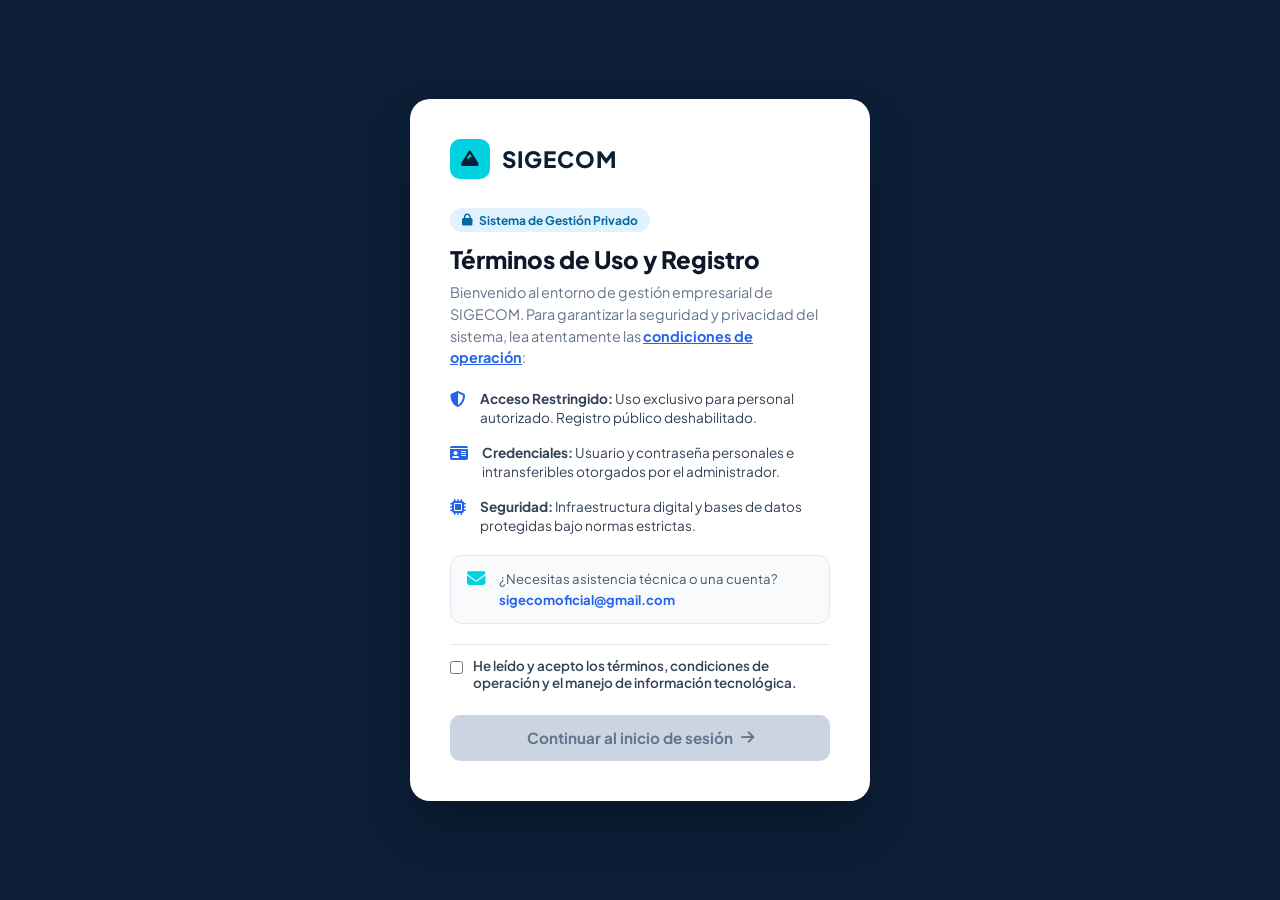
<file: index.html>
<!DOCTYPE html>
<html lang="es">
<head>
  <meta charset="UTF-8">
  <meta name="viewport" content="width=device-width, initial-scale=1.0">
  <title>SIGECOM - Acceso Privado</title>
  <link rel="preconnect" href="https://fonts.googleapis.com">
  <link rel="preconnect" href="https://fonts.gstatic.com" crossorigin>
  <link href="https://fonts.googleapis.com/css2?family=Plus+Jakarta+Sans:wght@400;500;600;700;800&display=swap" rel="stylesheet">
  <link rel="stylesheet" href="https://cdnjs.cloudflare.com/ajax/libs/font-awesome/6.4.0/css/all.min.css">
  <link rel="stylesheet" href="style.css">
</head>
<body>

  <div class="auth-container">
    
    <!-- TARJETA 1: TÉRMINOS Y CONDICIONES -->
    <div id="terms-card" class="auth-card">
      <div class="brand-header">
        <div class="brand-icon">
          <i class="fa-solid fa-mountain"></i>
        </div>
        <span class="brand-title">SIGECOM</span>
      </div>

      <div class="terms-content">
        <span class="badge-private"><i class="fa-solid fa-lock"></i> Sistema de Gestión Privado</span>
        <h2>Términos de Uso y Registro</h2>
        
        <p class="terms-description">
          Bienvenido al entorno de gestión empresarial de SIGECOM. Para garantizar la seguridad y privacidad del sistema, lea atentamente las 
          <a href="#" id="open-terms-modal" class="terms-highlight-link">condiciones de operación</a>:
        </p>

        <ul class="terms-list">
          <li>
            <i class="fa-solid fa-shield-halved"></i>
            <div><strong>Acceso Restringido:</strong> Uso exclusivo para personal autorizado. Registro público deshabilitado.</div>
          </li>
          <li>
            <i class="fa-solid fa-id-card"></i>
            <div><strong>Credenciales:</strong> Usuario y contraseña personales e intransferibles otorgados por el administrador.</div>
          </li>
          <li>
            <i class="fa-solid fa-microchip"></i>
            <div><strong>Seguridad:</strong> Infraestructura digital y bases de datos protegidas bajo normas estrictas.</div>
          </li>
        </ul>

        <div class="contact-notice">
          <i class="fa-solid fa-envelope"></i>
          <div>
            <span>¿Necesitas asistencia técnica o una cuenta?</span>
            <a href="mailto:sigecomoficial@gmail.com" class="contact-email">sigecomoficial@gmail.com</a>
          </div>
        </div>

        <div class="terms-checkbox-wrapper">
          <label class="terms-checkbox-label">
            <input type="checkbox" id="accept-terms-check">
            <span>He leído y acepto los términos, condiciones de operación y el manejo de información tecnológica.</span>
          </label>
        </div>
      </div>

      <div class="terms-actions">
        <button id="btn-accept-terms" class="btn-primary-full" disabled>
          Continuar al inicio de sesión <i class="fa-solid fa-arrow-right"></i>
        </button>
      </div>
    </div>

    <!-- TARJETA 2: LOGIN -->
    <div id="login-card" class="auth-card" style="display: none;">
      <div class="brand-header">
        <div class="brand-icon">
          <i class="fa-solid fa-mountain"></i>
        </div>
        <span class="brand-title">SIGECOM</span>
      </div>

      <div class="login-header">
        <h2>Iniciar Sesión</h2>
        <p>Ingresa tus credenciales autorizadas para acceder al sistema.</p>
      </div>

      <form id="login-form">
        <div class="form-group">
          <label for="login-username" class="input-label">Nombre de usuario</label>
          <div class="input-wrapper">
            <i class="fa-regular fa-user input-icon"></i>
            <input type="text" id="login-username" class="modal-input" placeholder="Ej. augusto" required autocomplete="username">
          </div>
        </div>

        <div class="form-group">
          <label for="login-password" class="input-label">Contraseña</label>
          <div class="input-wrapper">
            <i class="fa-solid fa-lock input-icon"></i>
            <input type="password" id="login-password" class="modal-input" placeholder="••••••••" required autocomplete="current-password">
          </div>
        </div>

        <div class="form-options">
          <label class="remember-me">
            <input type="checkbox" id="remember-check">
            <span>Mantener sesión iniciada</span>
          </label>
        </div>

        <div id="login-error" class="error-banner" style="display: none;">
          <i class="fa-solid fa-circle-exclamation"></i> Usuario o contraseña incorrectos.
        </div>

        <button type="submit" class="btn-primary-full">
          Ingresar al sistema <i class="fa-solid fa-right-to-bracket"></i>
        </button>
      </form>

      <div class="contact-notice login-contact-notice">
        <i class="fa-solid fa-envelope"></i>
        <div>
          <span>¿Asistencia técnica?</span>
          <a href="mailto:sigecomoficial@gmail.com" class="contact-email">sigecomoficial@gmail.com</a>
        </div>
      </div>

      <div class="login-footer">
        <button id="btn-back-terms" class="btn-link">
          <i class="fa-solid fa-chevron-left"></i> Volver a los términos de uso
        </button>
      </div>
    </div>

  </div>

  <!-- MODAL LEGAL -->
  <div id="terms-modal" class="legal-modal-overlay" style="display: none;">
    <div class="legal-modal-content">
      <div class="legal-modal-header">
        <h3><i class="fa-solid fa-file-contract"></i> Condiciones de Operación</h3>
        <button id="close-terms-modal" class="modal-close-btn"><i class="fa-solid fa-xmark"></i></button>
      </div>
      <div class="legal-modal-body">
        <h4>1. Disposiciones Generales</h4>
        <p>SIGECOM es un sistema informático privado de gestión comercial y control de inventarios de uso exclusivo autorizado.</p>
        <h4>2. Privacidad y Confidencialidad</h4>
        <p>Toda información comercial y financiera ingresada es confidencial. Queda prohibida su exportación no autorizada.</p>
        <h4>3. Responsabilidad</h4>
        <p>Las credenciales son personales e intransferibles. El titular responde por todas las acciones bajo su sesión.</p>
        <h4>4. Manejo Tecnológico</h4>
        <p>Está prohibida cualquier alteración o inyección de código que comprometa la estabilidad del entorno local.</p>
      </div>
      <div class="legal-modal-footer">
        <button id="btn-accept-modal" class="btn-primary-full">Entendido, cerrar</button>
      </div>
    </div>
  </div>

  <script src="auth-ui.js"></script>
</body>
</html>
</file>
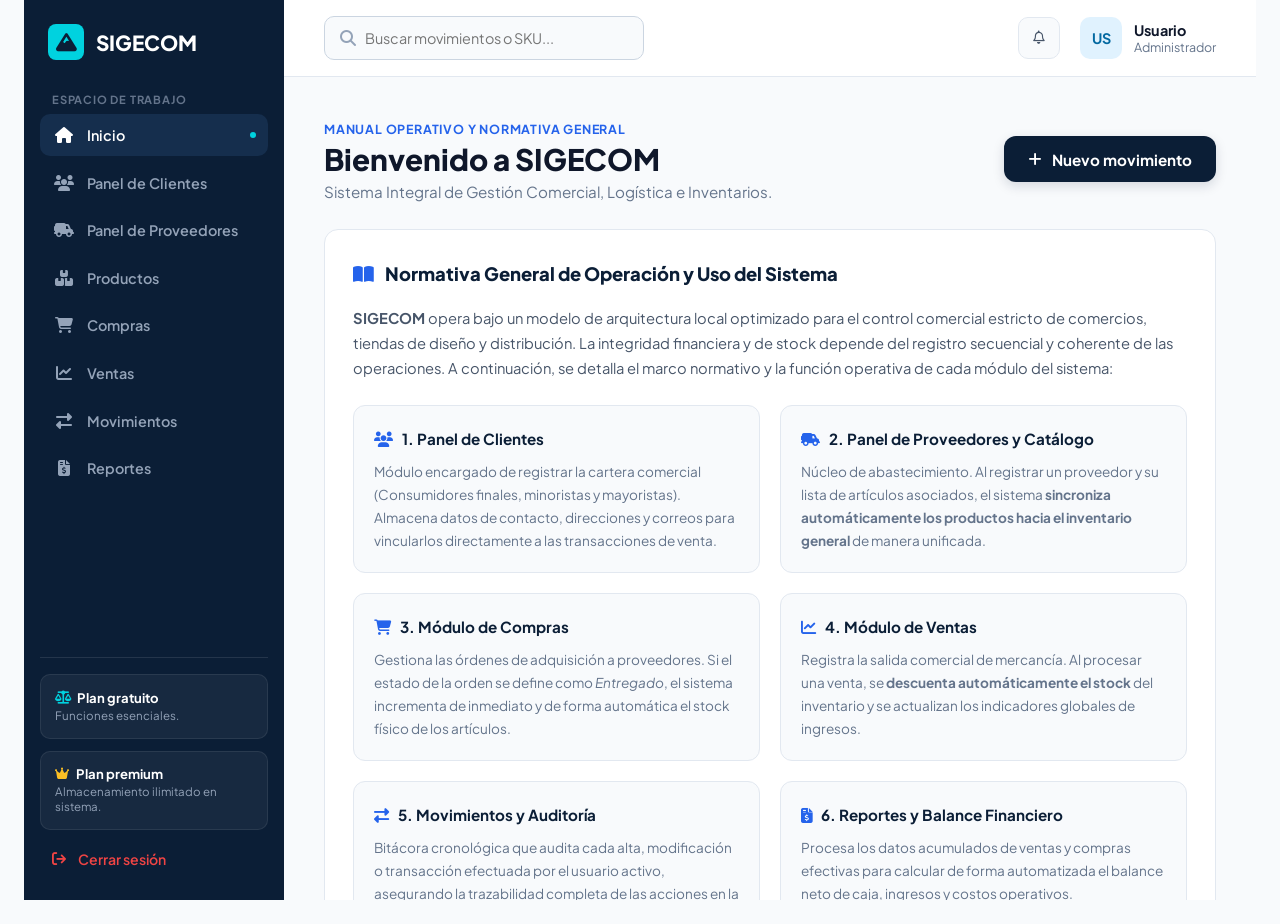
<file: dashboard.html>
<!DOCTYPE html>
<html lang="es">
<head>
  <meta charset="UTF-8">
  <meta name="viewport" content="width=device-width, initial-scale=1.0">
  <title>SIGECOM - Panel de Gestión</title>
  <link rel="preconnect" href="https://fonts.googleapis.com">
  <link rel="preconnect" href="https://fonts.gstatic.com" crossorigin>
  <link href="https://fonts.googleapis.com/css2?family=Plus+Jakarta+Sans:wght@400;500;600;700;800&display=swap" rel="stylesheet">
  <link rel="stylesheet" href="https://cdnjs.cloudflare.com/ajax/libs/font-awesome/6.4.0/css/all.min.css">
  <link rel="stylesheet" href="style.css">
  <link rel="stylesheet" href="dashboard.css">
</head>
<body>
  <div class="dashboard-container">
    <aside class="sidebar">
      <div class="sidebar-top">
        <div class="brand"><i class="fa-solid fa-mountain"></i><span>SIGECOM</span></div>
        <div class="workspace-label">Espacio de trabajo</div>
        <ul class="sidebar-nav">
          <li><a href="#" class="nav-item active" data-target="inicio"><i class="fa-solid fa-house"></i> Inicio</a></li>
          <li><a href="#" class="nav-item" data-target="clientes"><i class="fa-solid fa-users"></i> Panel de Clientes</a></li>
          <li><a href="#" class="nav-item" data-target="proveedores"><i class="fa-solid fa-truck-field"></i> Panel de Proveedores</a></li>
          <li><a href="#" class="nav-item" data-target="productos"><i class="fa-solid fa-boxes-stacked"></i> Productos</a></li>
          <li><a href="#" class="nav-item" data-target="compras"><i class="fa-solid fa-cart-shopping"></i> Compras</a></li>
          <li><a href="#" class="nav-item" data-target="ventas"><i class="fa-solid fa-chart-line"></i> Ventas</a></li>
          <li><a href="#" class="nav-item" data-target="movimientos"><i class="fa-solid fa-right-left"></i> Movimientos</a></li>
          <li><a href="#" class="nav-item" data-target="reportes"><i class="fa-solid fa-file-invoice-dollar"></i> Reportes</a></li>
        </ul>
      </div>
      <div class="sidebar-bottom">
        <div class="plan-card">
          <div class="plan-title"><i class="fa-solid fa-scale-balanced" style="color: #00d2df;"></i> Plan gratuito</div>
          <div class="plan-desc">Funciones esenciales.</div>
        </div>
        <div class="plan-card premium">
          <div class="plan-title"><i class="fa-solid fa-crown" style="color: #fbbf24;"></i> Plan premium</div>
          <div class="plan-desc">Almacenamiento ilimitado en sistema.</div>
        </div>
        <button id="btn-logout" class="btn-logout"><i class="fa-solid fa-arrow-right-from-bracket"></i> Cerrar sesión</button>
      </div>
    </aside>

    <main class="main-wrapper">
      <header class="topbar">
        <div class="search-box">
          <i class="fa-solid fa-magnifying-glass"></i>
          <input type="search" placeholder="Buscar movimientos o SKU..." id="global-search-input">
        </div>
        <div class="topbar-right">
          <div style="position: relative;">
            <button class="notification-btn" id="btn-alerts"><i class="fa-regular fa-bell"></i><span id="alerts-badge" style="display:none; position:absolute; top:-2px; right:-2px; background:#ef4444; color:#fff; font-size:0.65rem; border-radius:50%; width:14px; height:14px; text-align:center; line-height:14px;">0</span></button>
            <div id="alerts-dropdown" class="alerts-dropdown-box" style="width: 320px;">
              <h4 style="font-size: 0.95rem; font-weight: 700; color: #0b1e36; margin-bottom: 0.5rem;">Alertas del Sistema</h4>
              <div id="alerts-list-content"><p style="font-size: 0.85rem; color: #64748b;">No hay alertas pendientes.</p></div>
            </div>
          </div>
          <div class="user-profile">
            <div class="user-avatar" id="user-initials">US</div>
            <div class="user-info"><div class="user-name-text" id="sidebar-user-name">Usuario</div><div class="user-role-text">Administrador</div></div>
          </div>
        </div>
      </header>

      <div class="content-area">
        <!-- INICIO / MANUAL OPERATIVO -->
        <section id="inicio" class="dashboard-section active">
          <div class="section-header">
            <div class="section-title-group">
              <span>Manual Operativo y Normativa General</span>
              <h1>Bienvenido a SIGECOM</h1>
              <p>Sistema Integral de Gestión Comercial, Logística e Inventarios.</p>
            </div>
            <button class="btn-primary-action btn-global-modal">
              <i class="fa-solid fa-plus"></i> Nuevo movimiento
            </button>
          </div>

          <div class="generic-card" style="margin-bottom: 2rem; line-height: 1.7;">
            <h3 style="font-size: 1.15rem; font-weight: 800; color: #0b1e36; margin-bottom: 1rem;">
              <i class="fa-solid fa-book-open" style="color: #2563eb; margin-right: 8px;"></i> Normativa General de Operación y Uso del Sistema
            </h3>
            <p style="color: #475569; font-size: 0.92rem; margin-bottom: 1rem;">
              <strong>SIGECOM</strong> opera bajo un modelo de arquitectura local optimizado para el control comercial estricto de comercios, tiendas de diseño y distribución. La integridad financiera y de stock depende del registro secuencial y coherente de las operaciones. A continuación, se detalla el marco normativo y la función operativa de cada módulo del sistema:
            </p>
            
            <div style="display: grid; grid-template-columns: repeat(auto-fit, minmax(280px, 1fr)); gap: 1.25rem; margin-top: 1.5rem;">
              <div style="background: #f8fafc; padding: 1.25rem; border-radius: 12px; border: 1px solid #e2e8f0;">
                <h4 style="font-size: 0.95rem; font-weight: 700; color: #0b1e36; margin-bottom: 0.5rem;"><i class="fa-solid fa-users" style="color: #2563eb; margin-right: 6px;"></i> 1. Panel de Clientes</h4>
                <p style="font-size: 0.85rem; color: #64748b;">Módulo encargado de registrar la cartera comercial (Consumidores finales, minoristas y mayoristas). Almacena datos de contacto, direcciones y correos para vincularlos directamente a las transacciones de venta.</p>
              </div>

              <div style="background: #f8fafc; padding: 1.25rem; border-radius: 12px; border: 1px solid #e2e8f0;">
                <h4 style="font-size: 0.95rem; font-weight: 700; color: #0b1e36; margin-bottom: 0.5rem;"><i class="fa-solid fa-truck-field" style="color: #2563eb; margin-right: 6px;"></i> 2. Panel de Proveedores y Catálogo</h4>
                <p style="font-size: 0.85rem; color: #64748b;">Núcleo de abastecimiento. Al registrar un proveedor y su lista de artículos asociados, el sistema <strong>sincroniza automáticamente los productos hacia el inventario general</strong> de manera unificada.</p>
              </div>

              <div style="background: #f8fafc; padding: 1.25rem; border-radius: 12px; border: 1px solid #e2e8f0;">
                <h4 style="font-size: 0.95rem; font-weight: 700; color: #0b1e36; margin-bottom: 0.5rem;"><i class="fa-solid fa-cart-shopping" style="color: #2563eb; margin-right: 6px;"></i> 3. Módulo de Compras</h4>
                <p style="font-size: 0.85rem; color: #64748b;">Gestiona las órdenes de adquisición a proveedores. Si el estado de la orden se define como <em>Entregado</em>, el sistema incrementa de inmediato y de forma automática el stock físico de los artículos.</p>
              </div>

              <div style="background: #f8fafc; padding: 1.25rem; border-radius: 12px; border: 1px solid #e2e8f0;">
                <h4 style="font-size: 0.95rem; font-weight: 700; color: #0b1e36; margin-bottom: 0.5rem;"><i class="fa-solid fa-chart-line" style="color: #2563eb; margin-right: 6px;"></i> 4. Módulo de Ventas</h4>
                <p style="font-size: 0.85rem; color: #64748b;">Registra la salida comercial de mercancía. Al procesar una venta, se <strong>descuenta automáticamente el stock</strong> del inventario y se actualizan los indicadores globales de ingresos.</p>
              </div>

              <div style="background: #f8fafc; padding: 1.25rem; border-radius: 12px; border: 1px solid #e2e8f0;">
                <h4 style="font-size: 0.95rem; font-weight: 700; color: #0b1e36; margin-bottom: 0.5rem;"><i class="fa-solid fa-right-left" style="color: #2563eb; margin-right: 6px;"></i> 5. Movimientos y Auditoría</h4>
                <p style="font-size: 0.85rem; color: #64748b;">Bitácora cronológica que audita cada alta, modificación o transacción efectuada por el usuario activo, asegurando la trazabilidad completa de las acciones en la plataforma.</p>
              </div>

              <div style="background: #f8fafc; padding: 1.25rem; border-radius: 12px; border: 1px solid #e2e8f0;">
                <h4 style="font-size: 0.95rem; font-weight: 700; color: #0b1e36; margin-bottom: 0.5rem;"><i class="fa-solid fa-file-invoice-dollar" style="color: #2563eb; margin-right: 6px;"></i> 6. Reportes y Balance Financiero</h4>
                <p style="font-size: 0.85rem; color: #64748b;">Procesa los datos acumulados de ventas y compras efectivas para calcular de forma automatizada el balance neto de caja, ingresos y costos operativos.</p>
              </div>
            </div>

            <div style="margin-top: 1.5rem; padding: 1rem; background: #eff6ff; border-left: 4px solid #2563eb; border-radius: 8px;">
              <p style="font-size: 0.85rem; color: #1e40af; font-weight: 600;">
                <i class="fa-solid fa-circle-info" style="margin-right: 5px;"></i> Nota de Persistencia: Todos los registros se resguardan de forma segura en el almacenamiento local de tu navegador. Mantén tus credenciales protegidas.
              </p>
            </div>
          </div>
        </section>

        <section id="clientes" class="dashboard-section">
          <div class="section-header"><div class="section-title-group"><span>Directorio</span><h1>Panel de Clientes</h1></div><button class="btn-primary-action btn-global-modal"><i class="fa-solid fa-plus"></i> Nuevo movimiento</button></div>
          <div class="generic-card"><table id="table-clientes"><thead><tr><th>ID</th><th>Nombre / Empresa</th><th>Tipo de Cliente</th><th>Teléfono</th><th>Correo Electrónico</th><th>Dirección</th><th>Acciones</th></tr></thead><tbody></tbody></table></div>
        </section>

        <section id="proveedores" class="dashboard-section">
          <div class="section-header"><div class="section-title-group"><span>Cadena de suministro</span><h1>Panel de Proveedores</h1></div><button class="btn-primary-action btn-global-modal"><i class="fa-solid fa-plus"></i> Nuevo movimiento</button></div>
          <div class="generic-card"><table id="table-proveedores"><thead><tr><th>ID</th><th>Proveedor</th><th>Rubro</th><th>Teléfono</th><th>Dirección</th><th>Correo Electrónico</th><th>Productos Ofrecidos</th><th>Acciones</th></tr></thead><tbody></tbody></table></div>
        </section>

        <section id="productos" class="dashboard-section">
          <div class="section-header">
            <div class="section-title-group">
              <span>Inventario</span>
              <h1>Productos</h1>
            </div>
            <button class="btn-primary-action btn-global-modal">
              <i class="fa-solid fa-plus"></i> Nuevo movimiento
            </button>
          </div>
          <div class="generic-card">
            <table id="table-productos">
              <thead>
                <tr>
                  <th>SKU</th>
                  <th>Producto</th>
                  <th>Categoría</th>
                  <th>Stock Actual</th>
                  <th>P. Compra</th>
                  <th>P. Venta</th>
                  <th>Proveedor</th>
                  <th>Acciones</th>
                </tr>
              </thead>
              <tbody></tbody>
            </table>
          </div>
        </section>

        <!-- SECCIÓN DE COMPRAS DE LA VISTA PRINCIPAL (RESTABLECIDA) -->
        <section id="compras" class="dashboard-section">
          <div class="section-header">
            <div class="section-title-group">
              <span>Abastecimiento</span>
              <h1>Compras</h1>
            </div>
            <button class="btn-primary-action btn-global-modal">
              <i class="fa-solid fa-plus"></i> Nuevo movimiento
            </button>
          </div>
          <div class="generic-card">
            <table id="table-compras">
              <thead>
                <tr>
                  <th>Nº Orden</th>
                  <th>Proveedor</th>
                  <th>Monto Total</th>
                  <th>Estado Entrega</th>
                  <th>Modalidad Logística</th>
                  <th>Detalle / Acciones</th>
                </tr>
              </thead>
              <tbody></tbody>
            </table>
          </div>
        </section>

        <section id="ventas" class="dashboard-section">
          <div class="section-header"><div class="section-title-group"><span>Comercial</span><h1>Ventas</h1></div><button class="btn-primary-action btn-global-modal"><i class="fa-solid fa-plus"></i> Nuevo movimiento</button></div>
          <div class="generic-card"><table id="table-ventas"><thead><tr><th>ID Venta</th><th>Cliente</th><th>Tipo Cliente</th><th>Monto Total</th><th>Estado Pago</th><th>Saldo Adeudado</th><th>Fecha</th><th>Detalle / Acciones</th></tr></thead><tbody></tbody></table></div>
        </section>

        <section id="movimientos" class="dashboard-section">
          <div class="section-header"><div class="section-title-group"><span>Logística y Stock</span><h1>Movimientos</h1></div></div>
          <div class="generic-card"><table id="table-movimientos"><thead><tr><th>Fecha y Hora</th><th>Usuario</th><th>Tipo</th><th>Detalle / Operación</th></tr></thead><tbody></tbody></table></div>
        </section>

        <section id="reportes" class="dashboard-section">
          <div class="section-header"><div class="section-title-group"><span>Análisis Financiero</span><h1>Reportes y Balance</h1></div></div>
          <div style="display: grid; grid-template-columns: repeat(auto-fit, minmax(220px, 1fr)); gap: 1rem; margin-bottom: 1.5rem;">
            <div class="generic-card" style="border-left: 4px solid #10b981;"><span style="font-size: 0.8rem; font-weight: 700; color: #64748b;">INGRESOS</span><h2 id="rep-ingresos" style="font-size: 1.6rem; font-weight: 800; color: #0b1e36;">$0</h2></div>
            <div class="generic-card" style="border-left: 4px solid #ef4444;"><span style="font-size: 0.8rem; font-weight: 700; color: #64748b;">COMPRAS</span><h2 id="rep-compras" style="font-size: 1.6rem; font-weight: 800; color: #0b1e36;">$0</h2></div>
            <div class="generic-card" style="border-left: 4px solid #3b82f6;"><span style="font-size: 0.8rem; font-weight: 700; color: #64748b;">BALANCE NETO</span><h2 id="rep-balance" style="font-size: 1.6rem; font-weight: 800; color: #0b1e36;">$0</h2></div>
          </div>
        </section>
      </div>
    </main>
  </div>

  <!-- MODAL GENERAL -->
  <div id="dynamic-modal" class="modal-overlay">
    <div class="modal-content" style="max-width: 750px;">
      <div class="modal-header">
        <div><span style="font-size: 0.75rem; color: #2563eb; font-weight: 700; text-transform: uppercase;">Registro</span><h3 id="modal-title">Nuevo movimiento</h3></div>
        <button class="modal-close" id="modal-close-btn"><i class="fa-solid fa-xmark"></i></button>
      </div>
      <div class="modal-body">
        <form id="dynamic-form">
          <div class="modal-tabs" id="modal-tabs-container">
            <button type="button" class="modal-tab-btn active" data-tab="Cliente">Cliente</button>
            <button type="button" class="modal-tab-btn" data-tab="Proveedor">Proveedor</button>
            <button type="button" class="modal-tab-btn" data-tab="Producto">Producto</button>
            <button type="button" class="modal-tab-btn" data-tab="Compra">Compra</button>
            <button type="button" class="modal-tab-btn" data-tab="Venta">Venta</button>
          </div>

          <!-- CONTENEDOR DE CAMPOS DEL MODAL -->
          <div id="modal-fields-container" style="margin-top: 1.25rem;">
            
            <!-- PESTAÑA COMPRA DENTRO DEL MODAL -->
            <div class="modal-tab-content" id="tab-compra" style="display: none;">
              <div class="form-section-card">
                <h3>Cabecera de Orden de Compra</h3>
                <div class="form-group">
                  <label>Nº de Orden *</label>
                  <input type="text" id="val-compra-nro" value="OC-1922" class="form-control" />
                </div>
                <div class="form-group">
                  <label>Proveedor *</label>
                  <select id="val-compra-proveedor" class="form-control">
                    <option value="">Seleccione un proveedor</option>
                  </select>
                </div>
                <div class="form-group">
                  <label>Estado de Entrega *</label>
                  <select id="val-compra-estado" class="form-control">
                    <option value="Pendiente de entrega">Pendiente de entrega</option>
                    <option value="Entregado">Entregado</option>
                  </select>
                </div>
                <div class="form-group">
                  <label>Modalidad de Logística *</label>
                  <select id="val-compra-logistica" class="form-control">
                    <option value="Envio con transporte pagado">Envío con transporte pagado</option>
                    <option value="Retiro en local">Retiro en local</option>
                  </select>
                </div>
              </div>

              <div class="form-section-card">
                <h3>Productos a Comprar</h3>
                <div class="form-group">
                  <input type="text" id="val-compra-productos" class="form-control" placeholder="Seleccione un proveedor para cargar su catálogo." disabled />
                </div>
                <div class="text-right font-weight-bold" style="text-align: right;">
                  <span>Gasto Total Estimado: <strong id="lbl-compra-total">$0</strong></span>
                </div>
              </div>

              <div class="form-section-card">
                <h3>📦 Detalle de Envío / Logística</h3>
                <div class="form-group">
                  <label>Tipo de Transporte</label>
                  <select id="val-envio-tipo" class="form-control">
                    <option value="Servicio de empresa">Servicio de empresa</option>
                    <option value="Externo">Externo</option>
                  </select>
                </div>
                <div class="form-group">
                  <label>Transporte Asignado (Obligatorio) *</label>
                  <input type="text" id="val-envio-transporte" class="form-control" placeholder="Ej. Logística Expreso" />
                </div>
                <div class="form-group">
                  <label>Patente del Vehículo (Opcional)</label>
                  <input type="text" id="val-envio-patente" class="form-control" placeholder="Ej. AA123CD" />
                </div>
                <div class="form-group">
                  <label>Nombre del Chofer (Opcional)</label>
                  <input type="text" id="val-envio-chofer" class="form-control" placeholder="Nombre completo" />
                </div>
                <div class="form-group">
                  <label>Facturación del Viaje *</label>
                  <select id="val-envio-facturacion" class="form-control">
                    <option value="Abonado por el comprador">Abonado por el comprador</option>
                    <option value="Abonado por el vendedor">Abonado por el vendedor</option>
                  </select>
                </div>
                <div class="form-group">
                  <label>Coste del Viaje ($)</label>
                  <input type="number" id="val-envio-coste" class="form-control" value="0" />
                </div>
                <div class="form-group">
                  <label>Comprobante (Archivo o Imagen)</label>
                  <div class="file-input-wrapper">
                    <input type="file" id="val-envio-comprobante" class="form-control-file" />
                  </div>
                </div>
              </div>
            </div>

            <!-- PESTAÑA VENTA DENTRO DEL MODAL -->
            <div class="modal-tab-content" id="tab-venta" style="display: none;">
              <div class="form-section-card">
                <h3>Cabecera de Venta</h3>
                <div class="form-group">
                  <label>ID Venta *</label>
                  <input type="text" id="val-venta-id" value="V-3192" class="form-control" />
                </div>
                <div class="form-group">
                  <label>Cliente *</label>
                  <select id="val-venta-cliente" class="form-control">
                    <option value="">Seleccione un cliente</option>
                  </select>
                </div>
                <div class="form-group">
                  <label>Estado de Pago *</label>
                  <select id="val-venta-pago" class="form-control">
                    <option value="Pagado en su totalidad">Pagado en su totalidad</option>
                    <option value="Pendiente">Pendiente</option>
                  </select>
                </div>
                <div class="form-group">
                  <label>Modalidad de Logística *</label>
                  <select id="val-venta-logistica" class="form-control">
                    <option value="Envio con transporte pagado">Envío con transporte pagado</option>
                    <option value="Retira en tienda">Retira en tienda</option>
                  </select>
                </div>
              </div>

              <div class="form-section-card">
                <h3>Catálogo de Productos para Venta</h3>
                <div class="form-group">
                  <input type="text" id="val-venta-productos" class="form-control text-danger" value="No hay productos cargados en inventario." disabled />
                </div>
                <div class="text-right font-weight-bold" style="text-align: right;">
                  <span>Monto Total Cobro: <strong id="lbl-venta-total">$0</strong></span>
                </div>
              </div>

              <div class="form-section-card">
                <h3>📦 Detalle de Envío / Logística</h3>
                <div class="form-group">
                  <label>Tipo de Transporte</label>
                  <select id="val-venta-envio-tipo" class="form-control">
                    <option value="Servicio de empresa">Servicio de empresa</option>
                    <option value="Externo">Externo</option>
                  </select>
                </div>
                <div class="form-group">
                  <label>Transporte Asignado (Obligatorio) *</label>
                  <input type="text" id="val-venta-envio-transporte" class="form-control" placeholder="Ej. Flete Express" />
                </div>
                <div class="form-group">
                  <label>Patente del Vehículo (Opcional)</label>
                  <input type="text" id="val-venta-envio-patente" class="form-control" placeholder="Ej. AA123CD" />
                </div>
                <div class="form-group">
                  <label>Nombre del Chofer (Opcional)</label>
                  <input type="text" id="val-venta-envio-chofer" class="form-control" placeholder="Nombre completo" />
                </div>
                <div class="form-group">
                  <label>Facturación del Viaje *</label>
                  <select id="val-venta-envio-facturacion" class="form-control">
                    <option value="Abonado por el comprador">Abonado por el comprador</option>
                    <option value="Abonado por el vendedor">Abonado por el vendedor</option>
                  </select>
                </div>
                <div class="form-group">
                  <label>Coste del Viaje ($)</label>
                  <input type="number" id="val-venta-envio-coste" class="form-control" value="0" />
                </div>
                <div class="form-group">
                  <label>Comprobante (Archivo o Imagen)</label>
                  <div class="file-input-wrapper">
                    <input type="file" id="val-venta-envio-comprobante" class="form-control-file" />
                  </div>
                </div>
              </div>
            </div>

          </div>

          <div class="modal-actions">
            <button type="button" class="btn-modal-cancel" id="modal-cancel-btn">Cancelar</button>
            <button type="submit" class="btn-modal-save" id="modal-save-btn">Guardar registro</button>
          </div>
        </form>
      </div>
    </div>
  </div>

  <div id="detalle-modal" class="modal-overlay">
    <div class="modal-content" style="max-width: 520px;">
      <div class="modal-header"><h3 id="detalle-modal-title">Detalle de Operación</h3><button class="modal-close" id="detalle-close-btn"><i class="fa-solid fa-xmark"></i></button></div>
      <div class="modal-body" id="detalle-body-content" style="font-size: 0.9rem; color: #334155;"></div>
    </div>
  </div>

  <script type="module" src="dashboard.js"></script>
</body>
</html>
</file>
<file: style.css>
* {
  margin: 0;
  padding: 0;
  box-sizing: border-box;
  font-family: 'Plus Jakarta Sans', sans-serif;
}

body {
  background-color: #0b1e36;
  color: #1e293b;
  min-height: 100vh;
  display: flex;
  align-items: center;
  justify-content: center;
  padding: 1.5rem;
}

.auth-container {
  width: 100%;
  max-width: 460px;
}

.auth-card {
  background-color: #ffffff;
  border-radius: 20px;
  padding: 2.5rem;
  box-shadow: 0 25px 50px -12px rgba(0, 0, 0, 0.35);
}

.brand-header {
  display: flex;
  align-items: center;
  gap: 0.75rem;
  margin-bottom: 1.75rem;
}

.brand-icon {
  background-color: #00d2df;
  color: #0b1e36;
  width: 40px;
  height: 40px;
  border-radius: 10px;
  display: flex;
  align-items: center;
  justify-content: center;
  font-size: 1.1rem;
}

.brand-title {
  font-size: 1.4rem;
  font-weight: 800;
  color: #0b1e36;
  letter-spacing: 1px;
}

.badge-private {
  display: inline-flex;
  align-items: center;
  gap: 0.4rem;
  background-color: #e0f2fe;
  color: #0369a1;
  font-size: 0.75rem;
  font-weight: 700;
  padding: 0.3rem 0.75rem;
  border-radius: 20px;
  margin-bottom: 0.75rem;
}

.terms-content h2 {
  font-size: 1.5rem;
  font-weight: 800;
  color: #0f172a;
  margin-bottom: 0.5rem;
}

.terms-description {
  color: #64748b;
  font-size: 0.9rem;
  line-height: 1.5;
  margin-bottom: 1.25rem;
}

.terms-highlight-link {
  color: #2563eb;
  font-weight: 700;
  text-decoration: underline;
  cursor: pointer;
}

.terms-list {
  list-style: none;
  display: flex;
  flex-direction: column;
  gap: 1rem;
  margin-bottom: 1.25rem;
}

.terms-list li {
  display: flex;
  gap: 0.85rem;
  align-items: flex-start;
  font-size: 0.85rem;
  color: #334155;
  line-height: 1.4;
}

.terms-list li i {
  color: #2563eb;
  font-size: 1rem;
  margin-top: 0.15rem;
}

.contact-notice {
  background-color: #f8fafc;
  border: 1px solid #e2e8f0;
  border-radius: 12px;
  padding: 0.9rem 1rem;
  display: flex;
  gap: 0.85rem;
  align-items: flex-start;
  font-size: 0.82rem;
  color: #475569;
  margin-bottom: 1.25rem;
}

.contact-notice i {
  color: #00d2df;
  font-size: 1.15rem;
}

.contact-email {
  display: block;
  margin-top: 0.25rem;
  color: #2563eb;
  font-weight: 700;
  text-decoration: none;
}

.login-contact-notice {
  margin-top: 1.5rem;
  margin-bottom: 0;
}

.terms-checkbox-wrapper {
  margin-bottom: 1.5rem;
  padding-top: 0.75rem;
  border-top: 1px solid #e2e8f0;
}

.terms-checkbox-label {
  display: flex;
  align-items: flex-start;
  gap: 0.65rem;
  font-size: 0.84rem;
  color: #334155;
  cursor: pointer;
  font-weight: 600;
}

.terms-checkbox-label input[type="checkbox"] {
  margin-top: 0.15rem;
  width: 17px;
  height: 17px;
  cursor: pointer;
  accent-color: #0b1e36;
}

.login-header h2 {
  font-size: 1.6rem;
  font-weight: 800;
  color: #0f172a;
  margin-bottom: 0.3rem;
}

.login-header p {
  color: #64748b;
  font-size: 0.9rem;
  margin-bottom: 1.75rem;
}

.form-group {
  margin-bottom: 1.25rem;
}

.input-label {
  display: block;
  font-size: 0.88rem;
  font-weight: 700;
  color: #0b1e36;
  margin-bottom: 0.4rem;
}

.input-wrapper {
  position: relative;
}

.input-icon {
  position: absolute;
  left: 1rem;
  top: 50%;
  transform: translateY(-50%);
  color: #94a3b8;
}

.modal-input {
  width: 100%;
  padding: 0.85rem 1rem 0.85rem 2.6rem;
  border: 2px solid #cbd5e1;
  background-color: #f8fafc;
  border-radius: 10px;
  font-size: 0.95rem;
  color: #0f172a;
  outline: none;
}

.modal-input:focus {
  border-color: #2563eb;
  background-color: #ffffff;
  box-shadow: 0 0 0 4px rgba(37, 99, 235, 0.15);
}

.form-options {
  margin-bottom: 1.5rem;
  font-size: 0.85rem;
}

.remember-me {
  display: flex;
  align-items: center;
  gap: 0.5rem;
  color: #475569;
  cursor: pointer;
}

.btn-primary-full {
  width: 100%;
  padding: 0.85rem;
  background-color: #0b1e36;
  color: #ffffff;
  border: none;
  border-radius: 10px;
  font-weight: 700;
  font-size: 0.95rem;
  display: flex;
  align-items: center;
  justify-content: center;
  gap: 0.5rem;
  cursor: pointer;
}

.btn-primary-full:disabled {
  background-color: #cbd5e1;
  color: #64748b;
  cursor: not-allowed;
}

.error-banner {
  background-color: #fef2f2;
  border: 1px solid #fecaca;
  color: #ef4444;
  padding: 0.75rem;
  border-radius: 10px;
  font-size: 0.85rem;
  font-weight: 600;
  margin-bottom: 1.25rem;
  display: flex;
  align-items: center;
  gap: 0.5rem;
}

.login-footer {
  margin-top: 1.25rem;
  text-align: center;
}

.btn-link {
  background: transparent;
  border: none;
  color: #64748b;
  font-size: 0.85rem;
  font-weight: 600;
  cursor: pointer;
}

.legal-modal-overlay {
  position: fixed;
  top: 0;
  left: 0;
  width: 100%;
  height: 100%;
  background-color: rgba(11, 30, 54, 0.75);
  backdrop-filter: blur(4px);
  display: flex;
  align-items: center;
  justify-content: center;
  z-index: 1000;
  padding: 1rem;
}

.legal-modal-content {
  background-color: #ffffff;
  width: 100%;
  max-width: 550px;
  border-radius: 16px;
  overflow: hidden;
  max-height: 85vh;
  display: flex;
  flex-direction: column;
}

.legal-modal-header {
  padding: 1.25rem 1.5rem;
  background-color: #f8fafc;
  border-bottom: 1px solid #e2e8f0;
  display: flex;
  justify-content: space-between;
  align-items: center;
}

.modal-close-btn {
  background: transparent;
  border: none;
  font-size: 1.2rem;
  color: #64748b;
  cursor: pointer;
}

.legal-modal-body {
  padding: 1.5rem;
  overflow-y: auto;
  font-size: 0.88rem;
  color: #334155;
  line-height: 1.6;
}

.legal-modal-body h4 {
  color: #0b1e36;
  margin-top: 1rem;
  margin-bottom: 0.3rem;
}

.legal-modal-footer {
  padding: 1rem 1.5rem;
  background-color: #f8fafc;
  border-top: 1px solid #e2e8f0;
}
</file>
<file: dashboard.css>
html, body {
  width: 100%;
  height: 100%;
  background-color: #f8fafc;
  color: #1e293b;
  overflow-x: hidden;
}

.dashboard-container {
  display: flex;
  min-height: 100vh;
  width: 100%;
  max-width: 1600px;
  margin: 0 auto;
}

.sidebar {
  width: 260px;
  background-color: #0b1e36;
  color: #ffffff;
  display: flex;
  flex-direction: column;
  justify-content: space-between;
  padding: 1.5rem 1rem;
  flex-shrink: 0;
  position: sticky;
  top: 0;
  height: 100vh;
  overflow: hidden;
}

.sidebar-top {
  display: flex;
  flex-direction: column;
  height: 100%;
  overflow: hidden;
}

.sidebar-top .brand {
  display: flex;
  align-items: center;
  gap: 0.75rem;
  font-size: 1.3rem;
  font-weight: 800;
  color: #ffffff;
  padding: 0 0.5rem;
  margin-bottom: 2rem;
  flex-shrink: 0;
}

.sidebar-top .brand i {
  background-color: #00d2df;
  color: #0b1e36;
  width: 36px;
  height: 36px;
  display: flex;
  align-items: center;
  justify-content: center;
  border-radius: 8px;
}

.workspace-label {
  font-size: 0.7rem;
  text-transform: uppercase;
  color: #64748b;
  font-weight: 700;
  letter-spacing: 0.8px;
  padding: 0 0.75rem;
  margin-bottom: 0.5rem;
}

.sidebar-nav {
  list-style: none;
  display: flex;
  flex-direction: column;
  gap: 0.35rem;
}

.sidebar-nav .nav-item {
  display: flex;
  align-items: center;
  gap: 0.85rem;
  color: #94a3b8;
  text-decoration: none;
  padding: 0.75rem 0.85rem;
  border-radius: 10px;
  font-size: 0.9rem;
  font-weight: 600;
  transition: all 0.2s ease;
  position: relative;
}

.sidebar-nav .nav-item i {
  font-size: 1rem;
  width: 20px;
  text-align: center;
}

.sidebar-nav .nav-item:hover, 
.sidebar-nav .nav-item.active {
  background-color: #152e4d;
  color: #ffffff;
}

.sidebar-nav .nav-item.active::after {
  content: '';
  position: absolute;
  right: 12px;
  width: 6px;
  height: 6px;
  background-color: #00d2df;
  border-radius: 50%;
}

.sidebar-bottom {
  display: flex;
  flex-direction: column;
  gap: 0.75rem;
  border-top: 1px solid rgba(255, 255, 255, 0.1);
  padding-top: 1rem;
  margin-top: 1rem;
}

.plan-card {
  background: rgba(255, 255, 255, 0.05);
  border-radius: 10px;
  padding: 0.85rem;
  border: 1px solid rgba(255, 255, 255, 0.08);
}

.plan-title {
  font-size: 0.82rem;
  font-weight: 700;
  color: #ffffff;
  margin-bottom: 0.2rem;
  display: flex;
  align-items: center;
  gap: 0.4rem;
}

.plan-desc {
  font-size: 0.72rem;
  color: #94a3b8;
  line-height: 1.3;
}

.btn-logout {
  background: transparent;
  border: none;
  display: flex;
  align-items: center;
  gap: 0.75rem;
  color: #ef4444;
  font-size: 0.88rem;
  font-weight: 600;
  cursor: pointer;
  padding: 0.5rem 0.75rem;
}

.main-wrapper {
  flex: 1;
  display: flex;
  flex-direction: column;
  min-width: 0;
  background-color: #f8fafc;
  height: 100vh;
  overflow-y: auto;
}

.topbar {
  background-color: #ffffff;
  padding: 1rem 2.5rem;
  display: flex;
  justify-content: space-between;
  align-items: center;
  border-bottom: 1px solid #e2e8f0;
}

.search-box {
  position: relative;
  width: 320px;
}

.search-box i {
  position: absolute;
  left: 1rem;
  top: 50%;
  transform: translateY(-50%);
  color: #94a3b8;
}

.search-box input {
  width: 100%;
  padding: 0.75rem 1rem 0.75rem 2.5rem;
  border: 1px solid #cbd5e1;
  border-radius: 10px;
  font-size: 0.9rem;
  background-color: #f8fafc;
  outline: none;
}

.topbar-right {
  display: flex;
  align-items: center;
  gap: 1.25rem;
}

.notification-btn {
  background: #f8fafc;
  border: 1px solid #e2e8f0;
  width: 42px;
  height: 42px;
  border-radius: 10px;
  display: flex;
  align-items: center;
  justify-content: center;
  color: #475569;
  cursor: pointer;
  position: relative;
}

.alerts-dropdown-box {
  display: none;
  position: absolute;
  right: 0;
  top: 50px;
  width: 300px;
  background: white;
  border: 1px solid #e2e8f0;
  border-radius: 12px;
  box-shadow: 0 10px 15px -3px rgba(0,0,0,0.1);
  padding: 1.25rem;
  z-index: 50;
}

.user-profile {
  display: flex;
  align-items: center;
  gap: 0.75rem;
}

.user-avatar {
  background-color: #e0f2fe;
  color: #0369a1;
  width: 42px;
  height: 42px;
  border-radius: 10px;
  display: flex;
  align-items: center;
  justify-content: center;
  font-weight: 700;
  font-size: 0.9rem;
}

.user-info .user-name-text {
  font-size: 0.9rem;
  font-weight: 700;
  color: #0f172a;
}

.user-info .user-role-text {
  font-size: 0.78rem;
  color: #64748b;
}

.content-area {
  padding: 2.5rem;
  width: 100%;
  max-width: 1250px;
}

.dashboard-section {
  display: none;
}

.dashboard-section.active {
  display: block;
}

.section-header {
  display: flex;
  justify-content: space-between;
  align-items: center;
  margin-bottom: 1.75rem;
  flex-wrap: wrap;
  gap: 1rem;
}

.section-title-group span {
  font-size: 0.78rem;
  text-transform: uppercase;
  color: #2563eb;
  font-weight: 700;
  letter-spacing: 0.8px;
}

.section-title-group h1 {
  font-size: 1.85rem;
  font-weight: 800;
  color: #0f172a;
  margin-top: 0.15rem;
}

.section-title-group p {
  font-size: 0.95rem;
  color: #64748b;
  margin-top: 0.25rem;
}

.btn-primary-action {
  background-color: #0b1e36;
  color: #ffffff;
  border: none;
  padding: 0.85rem 1.5rem;
  border-radius: 12px;
  font-weight: 700;
  font-size: 0.95rem;
  display: flex;
  align-items: center;
  gap: 0.6rem;
  cursor: pointer;
  box-shadow: 0 4px 12px rgba(11, 30, 54, 0.15);
}

.generic-card {
  background: #ffffff;
  border-radius: 14px;
  padding: 1.75rem;
  border: 1px solid #e2e8f0;
  overflow-x: auto;
}

table {
  width: 100%;
  border-collapse: collapse;
  margin-top: 1rem;
  text-align: left;
  font-size: 0.95rem;
}

th, td {
  padding: 1rem;
  border-bottom: 1px solid #e2e8f0;
}

th {
  background-color: #f8fafc;
  color: #475569;
  font-weight: 700;
}

.row-action-btn {
  background-color: #2563eb;
  color: white;
  border: none;
  padding: 0.35rem 0.75rem;
  border-radius: 6px;
  font-size: 0.78rem;
  font-weight: 700;
  cursor: pointer;
}

.modal-overlay {
  position: fixed;
  top: 0;
  left: 0;
  width: 100%;
  height: 100%;
  background-color: rgba(15, 23, 42, 0.65);
  backdrop-filter: blur(4px);
  display: none;
  align-items: center;
  justify-content: center;
  z-index: 1000;
  padding: 1rem;
}

.modal-content {
  background: #ffffff;
  width: 100%;
  max-width: 550px;
  border-radius: 20px;
  overflow: hidden;
  max-height: 90vh;
  display: flex;
  flex-direction: column;
}

.modal-header {
  padding: 1.5rem 1.75rem 1rem 1.75rem;
  display: flex;
  justify-content: space-between;
  align-items: flex-start;
}

.modal-close {
  background: #f1f5f9;
  border: none;
  width: 32px;
  height: 32px;
  border-radius: 50%;
  font-size: 1rem;
  color: #64748b;
  cursor: pointer;
  display: flex;
  align-items: center;
  justify-content: center;
}

.modal-body {
  padding: 0 1.75rem 1.75rem 1.75rem;
  overflow-y: auto;
}

.modal-tabs {
  display: flex;
  background-color: #f1f5f9;
  padding: 4px;
  border-radius: 12px;
  gap: 4px;
  margin-bottom: 1.5rem;
}

.modal-tab-btn {
  flex: 1;
  background: transparent;
  border: none;
  padding: 0.6rem 0.4rem;
  font-size: 0.8rem;
  font-weight: 600;
  color: #64748b;
  border-radius: 9px;
  cursor: pointer;
}

.modal-tab-btn.active {
  background-color: #ffffff;
  color: #0f172a;
}

.form-group {
  margin-bottom: 1.1rem;
}

.form-label {
  display: block;
  font-size: 0.85rem;
  font-weight: 700;
  color: #0f172a;
  margin-bottom: 0.35rem;
}

.form-input, .form-select, .form-textarea {
  width: 100%;
  padding: 0.75rem 1rem;
  border: 1.5px solid #cbd5e1;
  border-radius: 10px;
  font-size: 0.92rem;
  outline: none;
  background-color: #ffffff;
  color: #0f172a;
}

.form-textarea {
  resize: vertical;
  min-height: 80px;
}

.modal-actions {
  display: flex;
  gap: 1rem;
  margin-top: 1.5rem;
}

.btn-modal-cancel {
  flex: 1;
  background: #ffffff;
  border: 1.5px solid #cbd5e1;
  color: #475569;
  padding: 0.85rem;
  border-radius: 12px;
  font-weight: 700;
  cursor: pointer;
}

.btn-modal-save {
  flex: 1;
  background: #0b1e36;
  border: none;
  color: #ffffff;
  padding: 0.85rem;
  border-radius: 12px;
  font-weight: 700;
  cursor: pointer;
}
</file>
